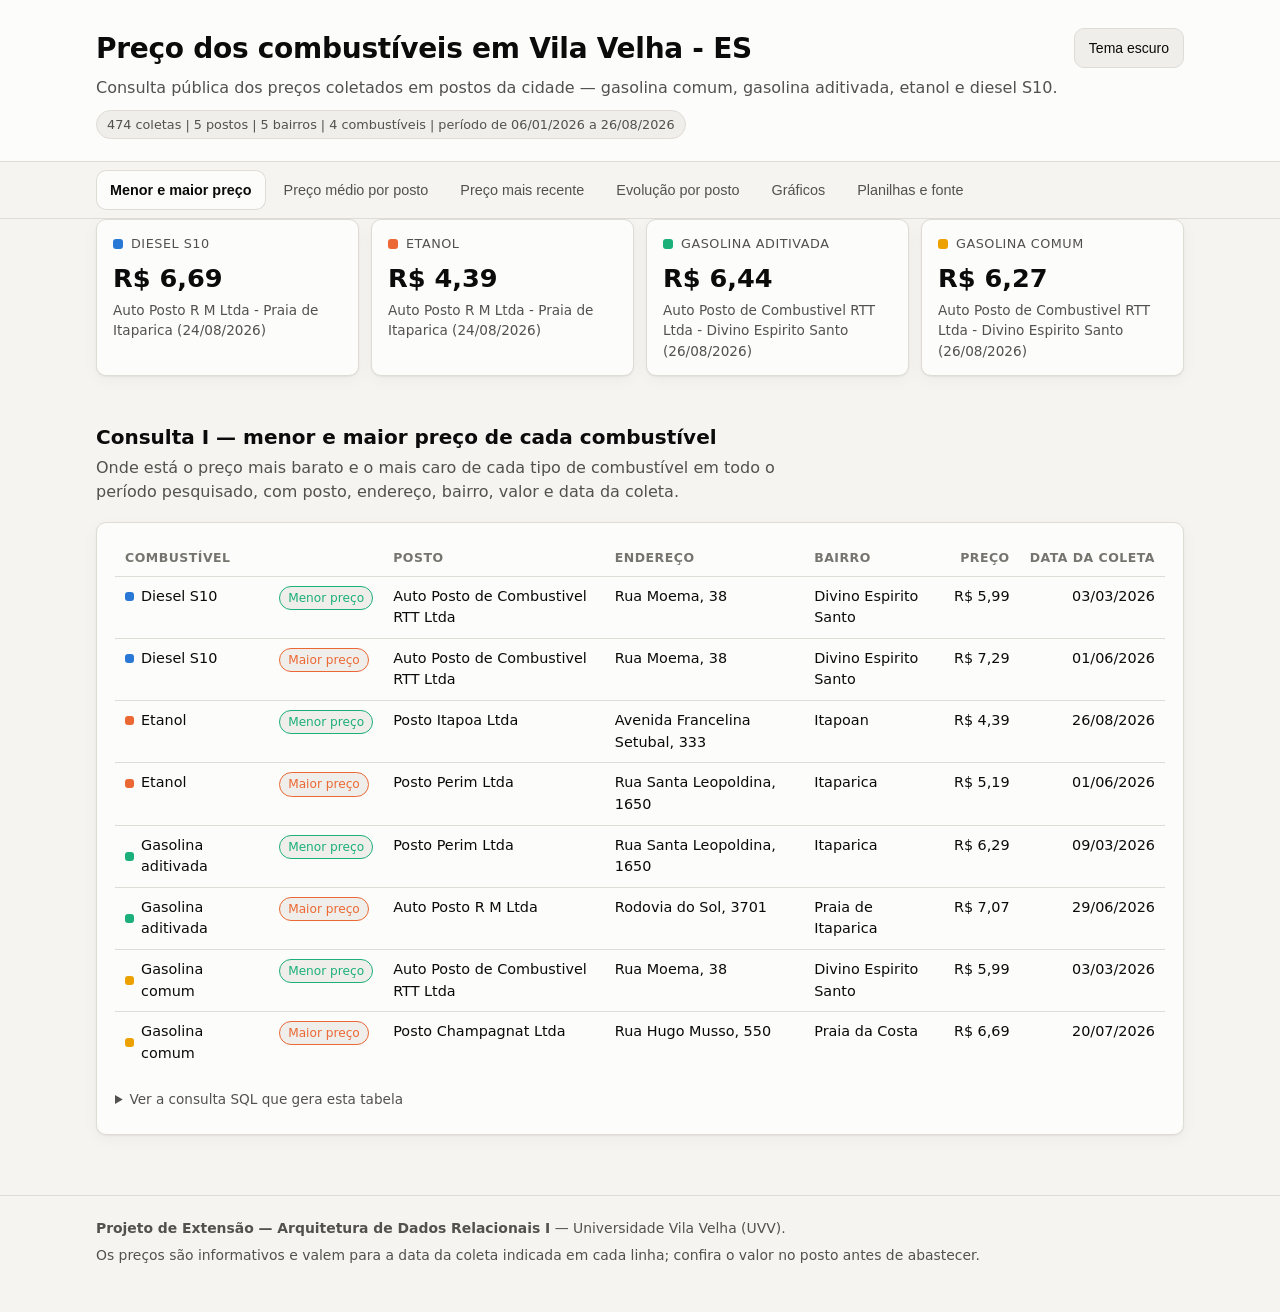
<file: arquitetura-de-dados-relacionais-i/projeto-combustiveis/aop3/site/index.html>
<!doctype html>
<html lang="pt-BR">
<head>
<meta charset="utf-8">
<meta name="viewport" content="width=device-width, initial-scale=1">
<title>Preço dos Combustíveis em Vila Velha/ES</title>
<meta name="description" content="Consulta pública dos preços de gasolina comum, gasolina aditivada, etanol e diesel S10 coletados em postos de Vila Velha/ES. Projeto de Extensão - Arquitetura de Dados Relacionais I (UVV).">
<link rel="icon" href="data:image/svg+xml,<svg xmlns='http://www.w3.org/2000/svg' viewBox='0 0 100 100'><text y='.9em' font-size='90'>⛽</text></svg>">
<link rel="stylesheet" href="css/estilo.css">
</head>
<body>

<header class="topo">
  <div class="container">
    <div class="linha">
      <div>
        <h1>Preço dos combustíveis em <span id="cidade">Vila Velha - ES</span></h1>
        <p class="sub">Consulta pública dos preços coletados em postos da cidade — gasolina comum, gasolina aditivada, etanol e diesel S10.</p>
        <span class="selo" id="resumo"></span>
      </div>
      <button class="tema" id="alternar-tema" type="button">Tema escuro</button>
    </div>

    <div class="aviso" id="aviso" hidden>
      <strong>Dados de demonstração</strong>
      Os preços exibidos ainda são um conjunto provisório, usado para validar o site.
      Antes da divulgação à comunidade, substitua <code>dados/coletas.csv</code> pelos preços
      realmente coletados (ou pela série histórica da ANP) e regere a página — nenhum outro
      arquivo precisa ser alterado.
    </div>
  </div>
</header>

<nav class="abas" aria-label="Seções do site">
  <ul>
    <li><button type="button" data-painel="painel-1" aria-selected="true">Menor e maior preço</button></li>
    <li><button type="button" data-painel="painel-2" aria-selected="false">Preço médio por posto</button></li>
    <li><button type="button" data-painel="painel-3" aria-selected="false">Preço mais recente</button></li>
    <li><button type="button" data-painel="painel-4" aria-selected="false">Evolução por posto</button></li>
    <li><button type="button" data-painel="painel-5" aria-selected="false">Gráficos</button></li>
    <li><button type="button" data-painel="painel-6" aria-selected="false">Planilhas e fonte</button></li>
  </ul>
</nav>

<main class="container">

  <div class="destaques" id="destaques" aria-label="Menor preço de cada combustível na coleta mais recente"></div>

  <!-- Consulta I -->
  <section class="painel" id="painel-1">
    <h2>Consulta I — menor e maior preço de cada combustível</h2>
    <p class="descricao">Onde está o preço mais barato e o mais caro de cada tipo de combustível em todo o período pesquisado, com posto, endereço, bairro, valor e data da coleta.</p>
    <div class="cartao">
      <div id="tabela-1"></div>
      <details class="sql">
        <summary>Ver a consulta SQL que gera esta tabela</summary>
        <pre>WITH precos AS (
    SELECT cb.nome AS combustivel, p.nome AS posto, p.endereco, b.nome AS bairro,
           c.preco, c.data_coleta,
           RANK() OVER (PARTITION BY c.id_combustivel ORDER BY c.preco ASC,  c.data_coleta DESC) AS pos_menor,
           RANK() OVER (PARTITION BY c.id_combustivel ORDER BY c.preco DESC, c.data_coleta DESC) AS pos_maior
      FROM coleta c
      JOIN posto p        ON p.id_posto        = c.id_posto
      JOIN bairro b       ON b.id_bairro       = p.id_bairro
      JOIN combustivel cb ON cb.id_combustivel = c.id_combustivel
)
SELECT combustivel,
       CASE WHEN pos_menor = 1 THEN 'Menor preco' ELSE 'Maior preco' END AS tipo,
       posto, endereco, bairro, preco, data_coleta
  FROM precos
 WHERE pos_menor = 1 OR pos_maior = 1
 ORDER BY combustivel, tipo DESC, preco;</pre>
      </details>
    </div>
  </section>

  <!-- Consulta II -->
  <section class="painel" id="painel-2" hidden>
    <h2>Consulta II — preço médio e número de amostras</h2>
    <p class="descricao">Preço médio de cada combustível em cada posto e quantas coletas sustentam essa média.</p>
    <div class="filtros">
      <div class="campo">
        <label for="f2-combustivel">Combustível</label>
        <select id="f2-combustivel"></select>
      </div>
      <div class="campo">
        <label for="f2-bairro">Bairro</label>
        <select id="f2-bairro"></select>
      </div>
    </div>
    <div class="cartao">
      <div id="tabela-2"></div>
      <details class="sql">
        <summary>Ver a consulta SQL que gera esta tabela</summary>
        <pre>SELECT p.nome AS posto, b.nome AS bairro, cb.nome AS combustivel,
       ROUND(AVG(c.preco), 3) AS preco_medio, COUNT(*) AS qtd_amostras
  FROM coleta c
  JOIN posto p        ON p.id_posto        = c.id_posto
  JOIN bairro b       ON b.id_bairro       = p.id_bairro
  JOIN combustivel cb ON cb.id_combustivel = c.id_combustivel
 GROUP BY p.nome, b.nome, cb.nome
 ORDER BY cb.nome, preco_medio;</pre>
      </details>
    </div>
  </section>

  <!-- Consulta III -->
  <section class="painel" id="painel-3" hidden>
    <h2>Consulta III — preço mais recente em cada posto</h2>
    <p class="descricao">A última coleta registrada de cada combustível em cada posto: é a tabela para quem quer saber onde abastecer hoje.</p>
    <div class="filtros">
      <div class="campo">
        <label for="f3-combustivel">Combustível</label>
        <select id="f3-combustivel"></select>
      </div>
      <div class="campo">
        <label for="f3-bairro">Bairro</label>
        <select id="f3-bairro"></select>
      </div>
    </div>
    <div class="cartao">
      <div id="tabela-3"></div>
      <details class="sql">
        <summary>Ver a consulta SQL que gera esta tabela</summary>
        <pre>WITH ultima AS (
    SELECT c.*, ROW_NUMBER() OVER (PARTITION BY c.id_posto, c.id_combustivel
                                   ORDER BY c.data_coleta DESC, c.id_coleta DESC) AS ordem
      FROM coleta c
)
SELECT p.nome AS posto, b.nome AS bairro, cb.nome AS combustivel, u.preco, u.data_coleta
  FROM ultima u
  JOIN posto p        ON p.id_posto        = u.id_posto
  JOIN bairro b       ON b.id_bairro       = p.id_bairro
  JOIN combustivel cb ON cb.id_combustivel = u.id_combustivel
 WHERE u.ordem = 1
 ORDER BY cb.nome, u.preco;</pre>
      </details>
    </div>
  </section>

  <!-- Consulta IV -->
  <section class="painel" id="painel-4" hidden>
    <h2>Consulta IV — evolução do preço ao longo do tempo</h2>
    <p class="descricao">Escolha um posto e um combustível para ver como o preço se comportou, coleta a coleta.</p>
    <div class="filtros">
      <div class="campo">
        <label for="f4-posto">Posto</label>
        <select id="f4-posto"></select>
      </div>
      <div class="campo">
        <label for="f4-combustivel">Combustível</label>
        <select id="f4-combustivel"></select>
      </div>
    </div>
    <div class="cartao">
      <p class="descricao" id="resumo-4" style="margin-bottom:10px"></p>
      <div id="grafico-4"></div>
    </div>
    <div class="cartao">
      <h3>Coletas usadas no gráfico</h3>
      <div id="tabela-4"></div>
      <details class="sql">
        <summary>Ver a consulta SQL que gera esta tabela</summary>
        <pre>SELECT p.nome AS posto, b.nome AS bairro, cb.nome AS combustivel, c.preco, c.data_coleta
  FROM coleta c
  JOIN posto p        ON p.id_posto        = c.id_posto
  JOIN bairro b       ON b.id_bairro       = p.id_bairro
  JOIN combustivel cb ON cb.id_combustivel = c.id_combustivel
 WHERE p.nome = :posto AND cb.nome = :combustivel
 ORDER BY c.data_coleta;</pre>
      </details>
    </div>
  </section>

  <!-- Gráficos do item II.e -->
  <section class="painel" id="painel-5" hidden>
    <h2>Gráficos de evolução do preço médio</h2>
    <p class="descricao">Os dois gráficos pedidos no item II.e do projeto. Passe o mouse (ou o dedo) sobre a área do gráfico para ver os valores de cada data.</p>

    <div class="cartao">
      <h3>Preço médio de cada combustível na cidade</h3>
      <div class="legenda" id="legenda-geral"></div>
      <div id="grafico-geral"></div>
    </div>

    <h3 style="margin:24px 0 6px">Preço médio de cada combustível em cada posto</h3>
    <div class="legenda" id="legenda-postos"></div>
    <div class="multiplos" id="graficos-postos"></div>
  </section>

  <!-- Planilhas e fonte -->
  <section class="painel" id="painel-6" hidden>
    <h2>Planilhas, dados e como isto foi feito</h2>
    <p class="descricao">Todo o conteúdo do site sai de um único arquivo de coletas, exportado do banco de dados construído na AOP2.</p>
    <div class="cartao">
      <h3>Baixar</h3>
      <ul class="arquivos">
        <li><a href="../planilhas/precos-combustiveis-vila-velha.xlsx" download>Planilha completa (.xlsx)</a>
          <span class="obs">Uma aba por consulta (I a IV), uma aba com todas as coletas e duas abas com os gráficos de evolução do preço médio.</span></li>
        <li><a href="../../dados/coletas.csv" download>Dados brutos das coletas (.csv)</a>
          <span class="obs">Uma linha por coleta: posto, bairro, endereço, bandeira, combustível, data e preço.</span></li>
        <li><a href="../sql/consultas.sql" download>Consultas SQL (.sql)</a>
          <span class="obs">As quatro consultas do item II.d, como rodam no banco de dados.</span></li>
      </ul>
    </div>
    <div class="cartao">
      <h3>Fonte dos dados</h3>
      <p class="descricao" id="fonte"></p>
      <p class="descricao">Última atualização da página: <span id="atualizacao"></span>.</p>
    </div>
  </section>

</main>

<footer class="rodape">
  <div class="container">
    <p><strong>Projeto de Extensão — Arquitetura de Dados Relacionais I</strong> — Universidade Vila Velha (UVV).</p>
    <p>Os preços são informativos e valem para a data da coleta indicada em cada linha; confira o valor no posto antes de abastecer.</p>
  </div>
</footer>

<script src="js/dados.js"></script>
<script src="js/consultas.js"></script>
<script src="js/graficos.js"></script>
<script src="js/app.js"></script>
</body>
</html>
</file>
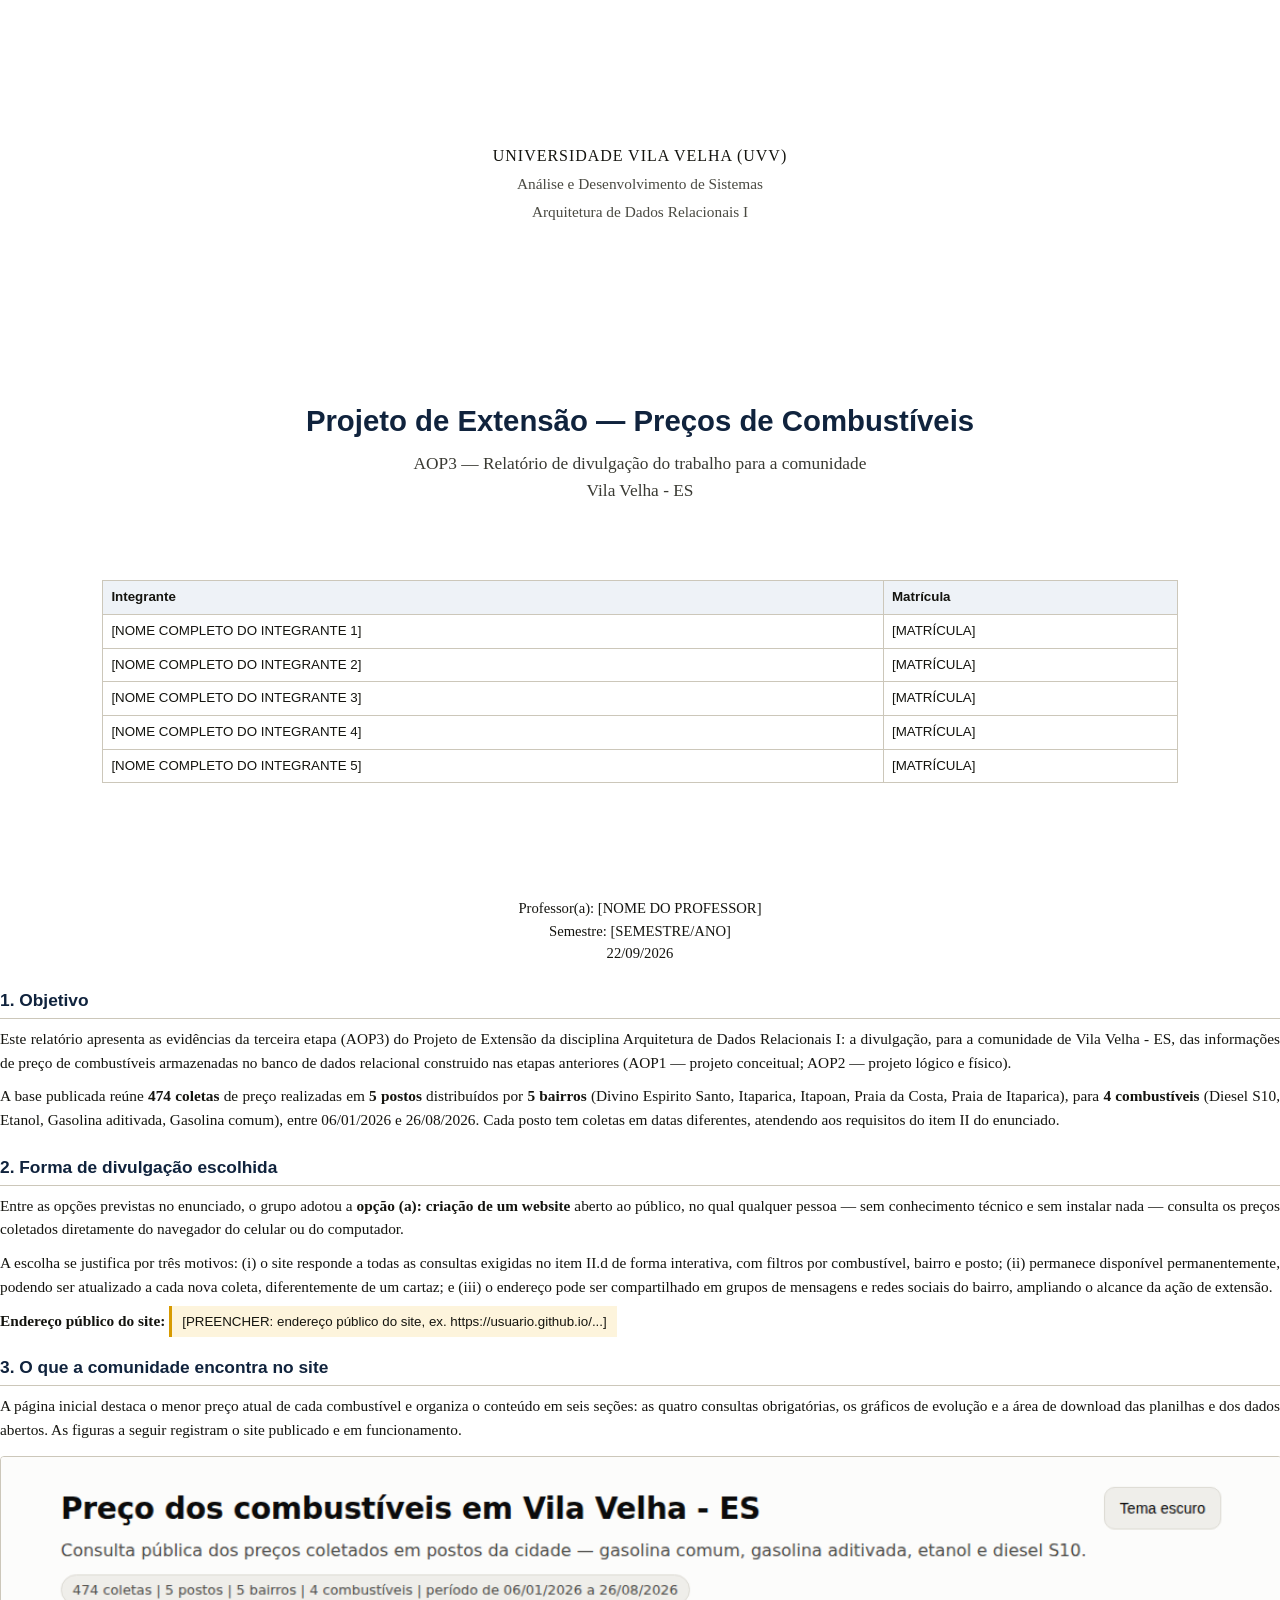
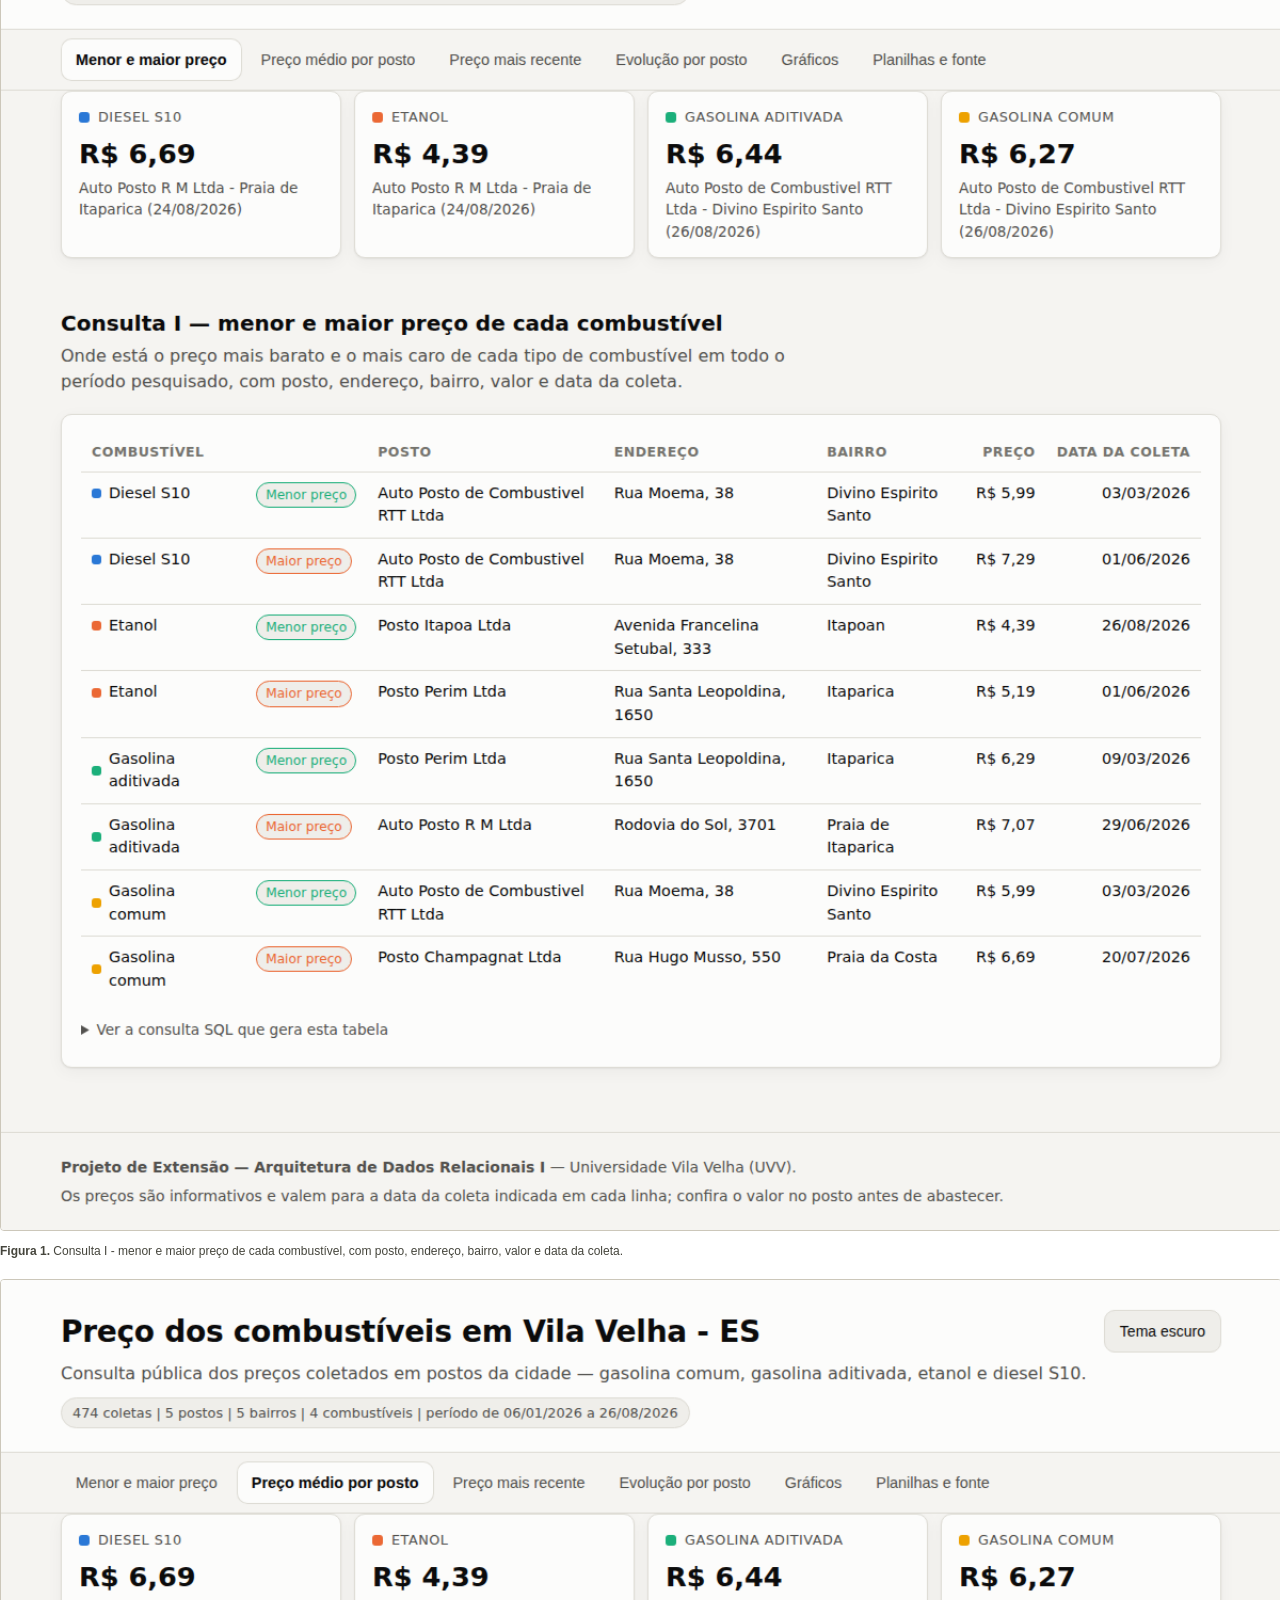
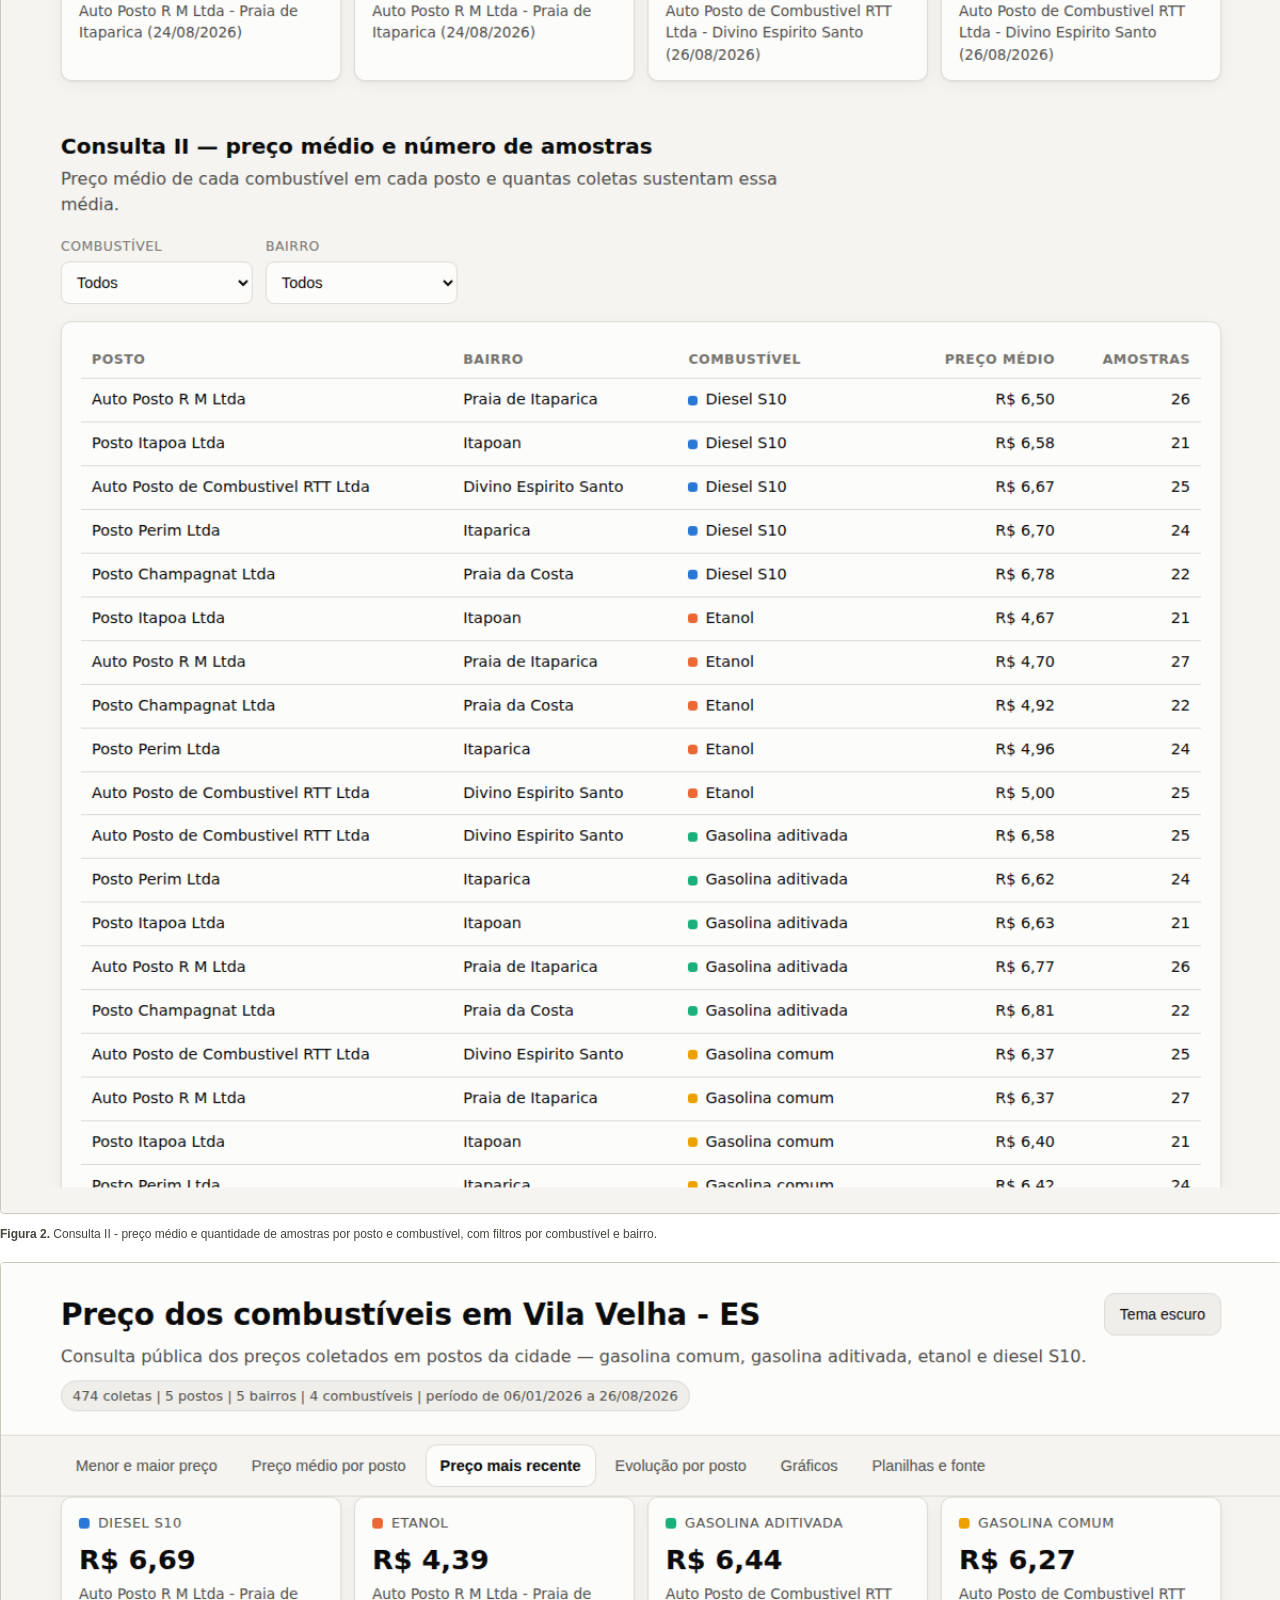
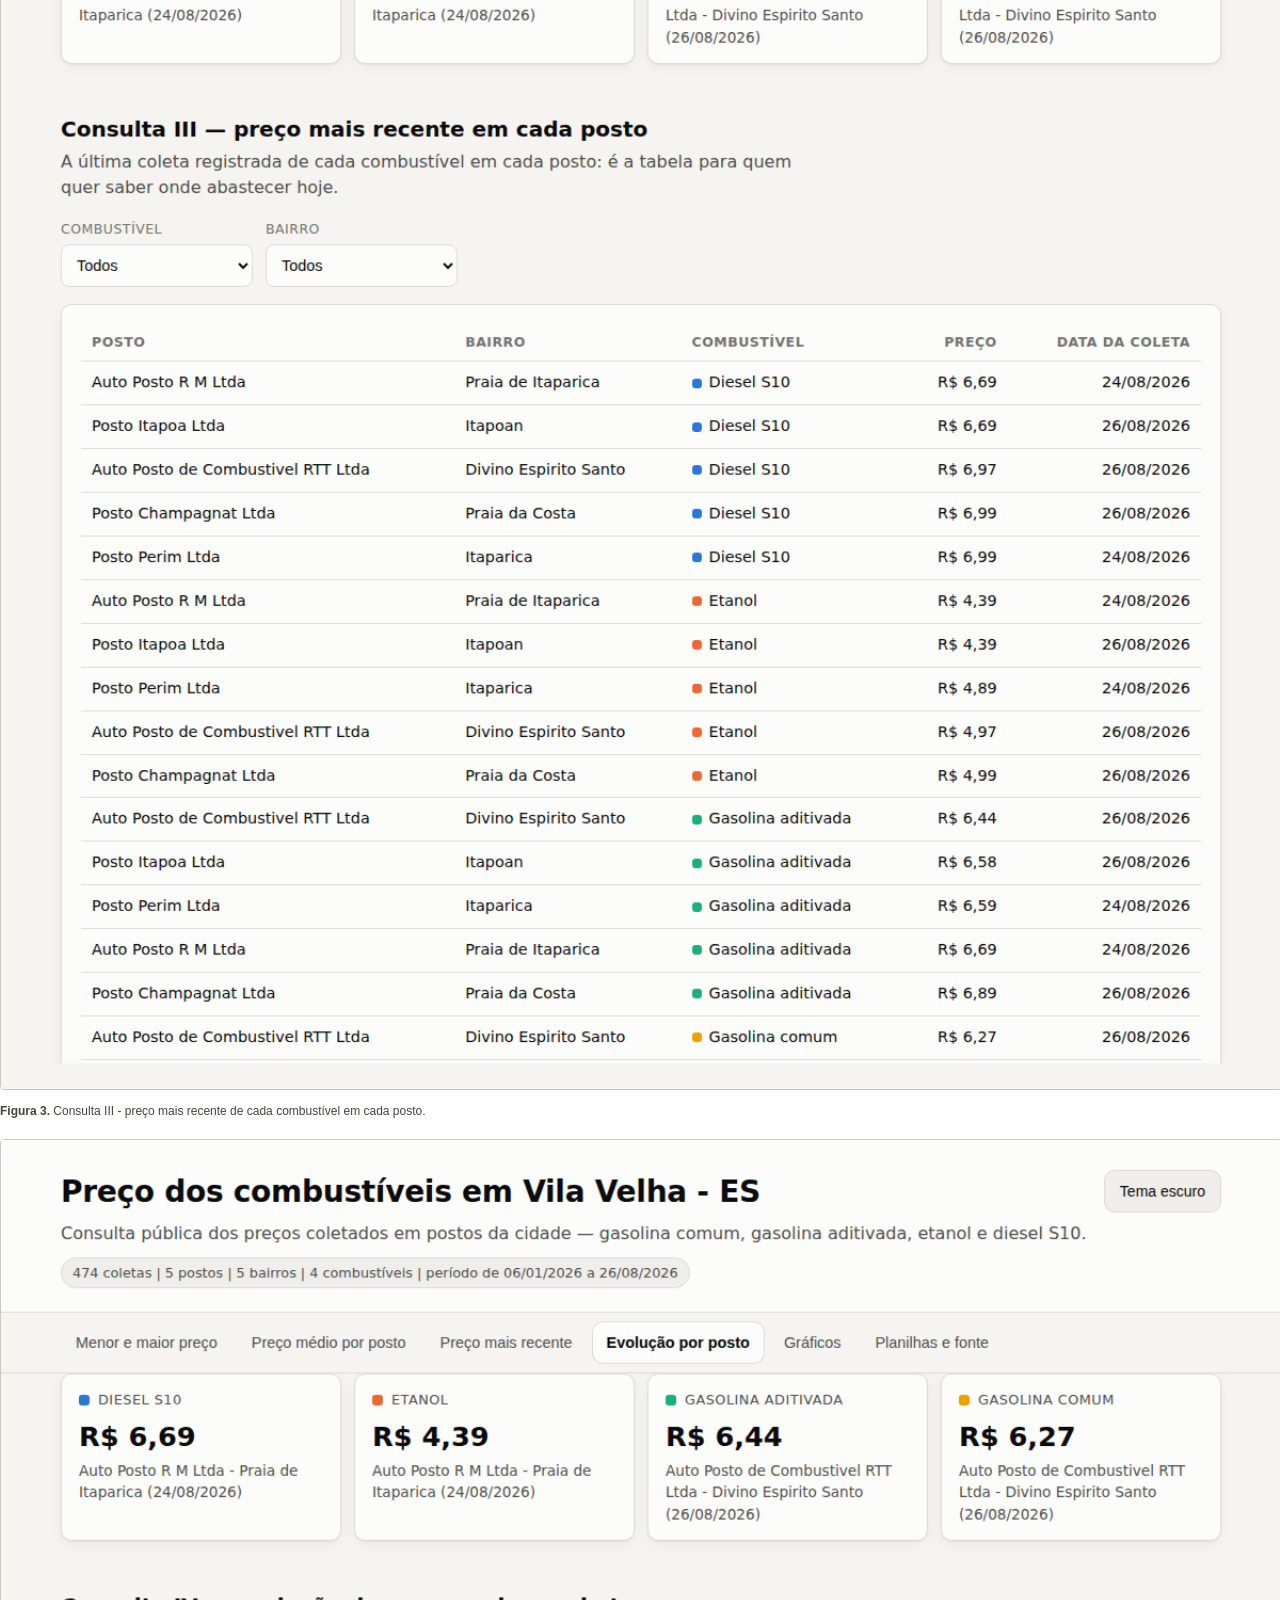
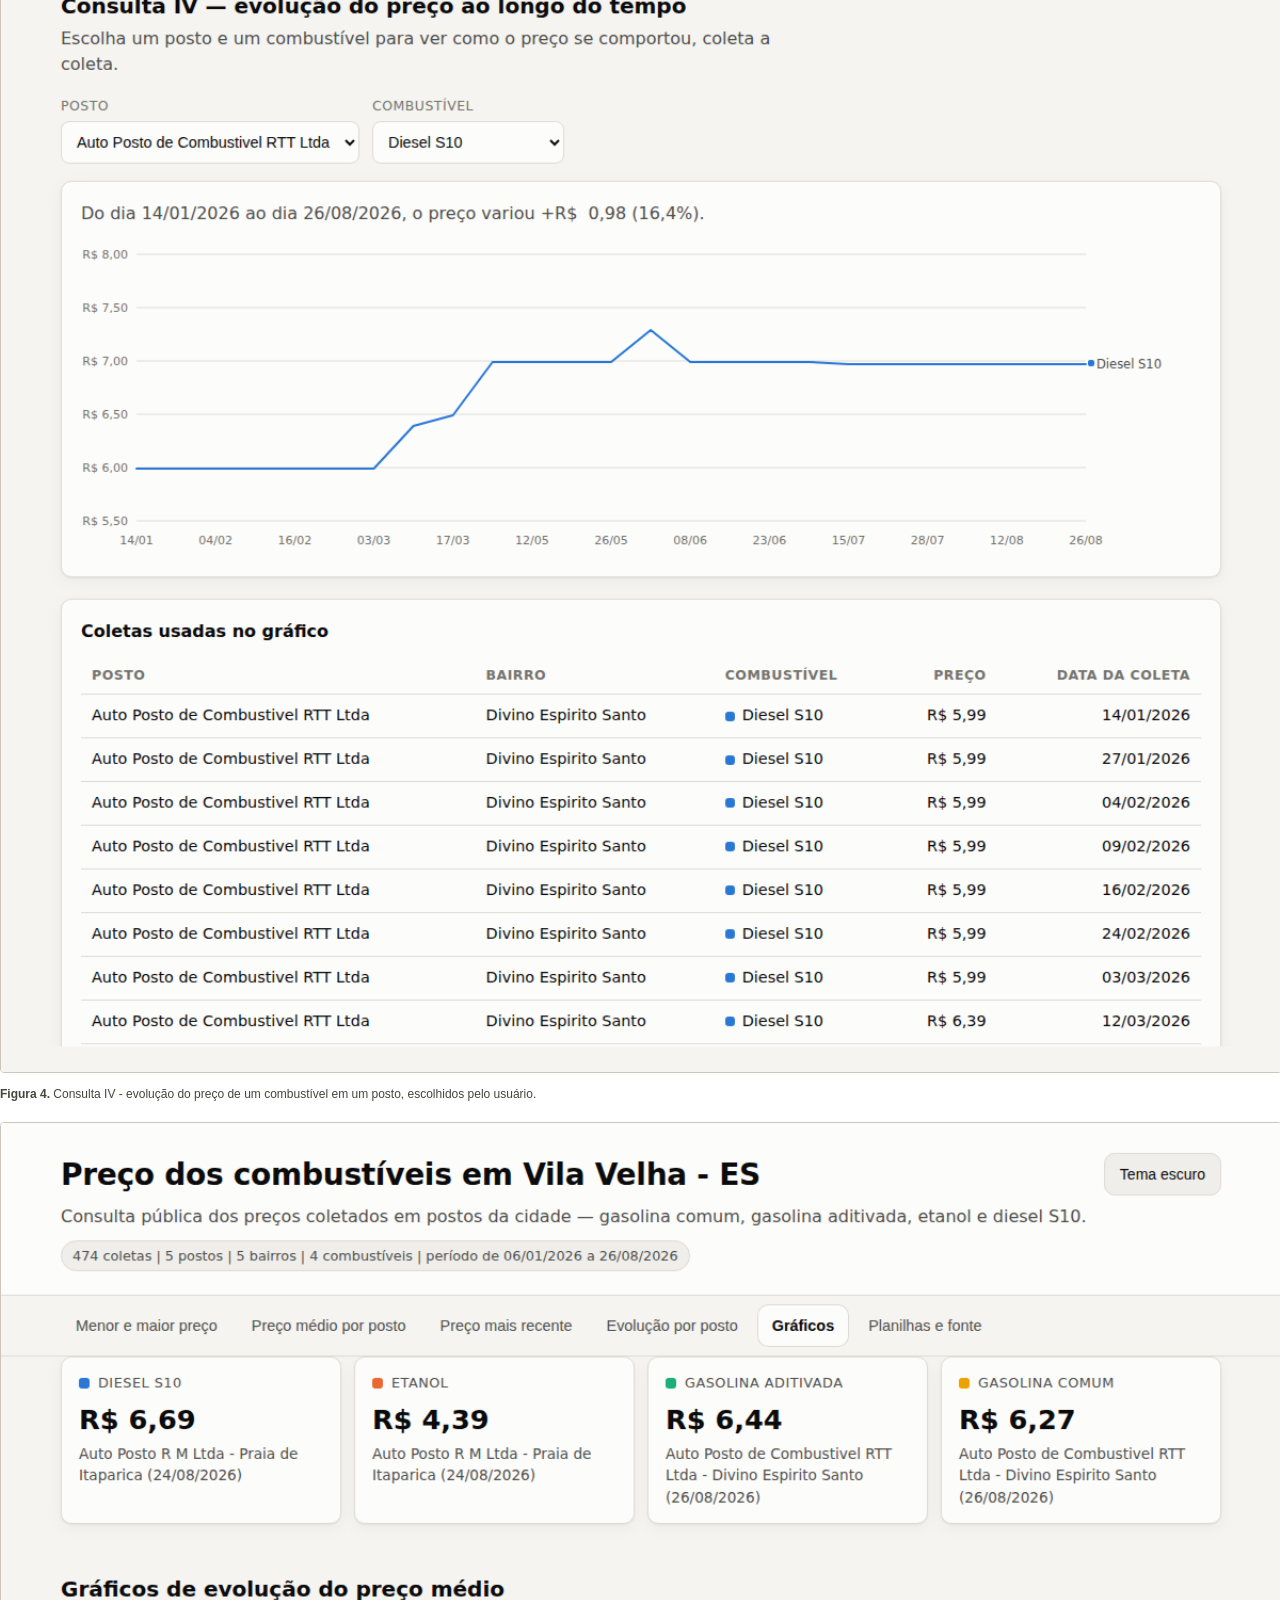
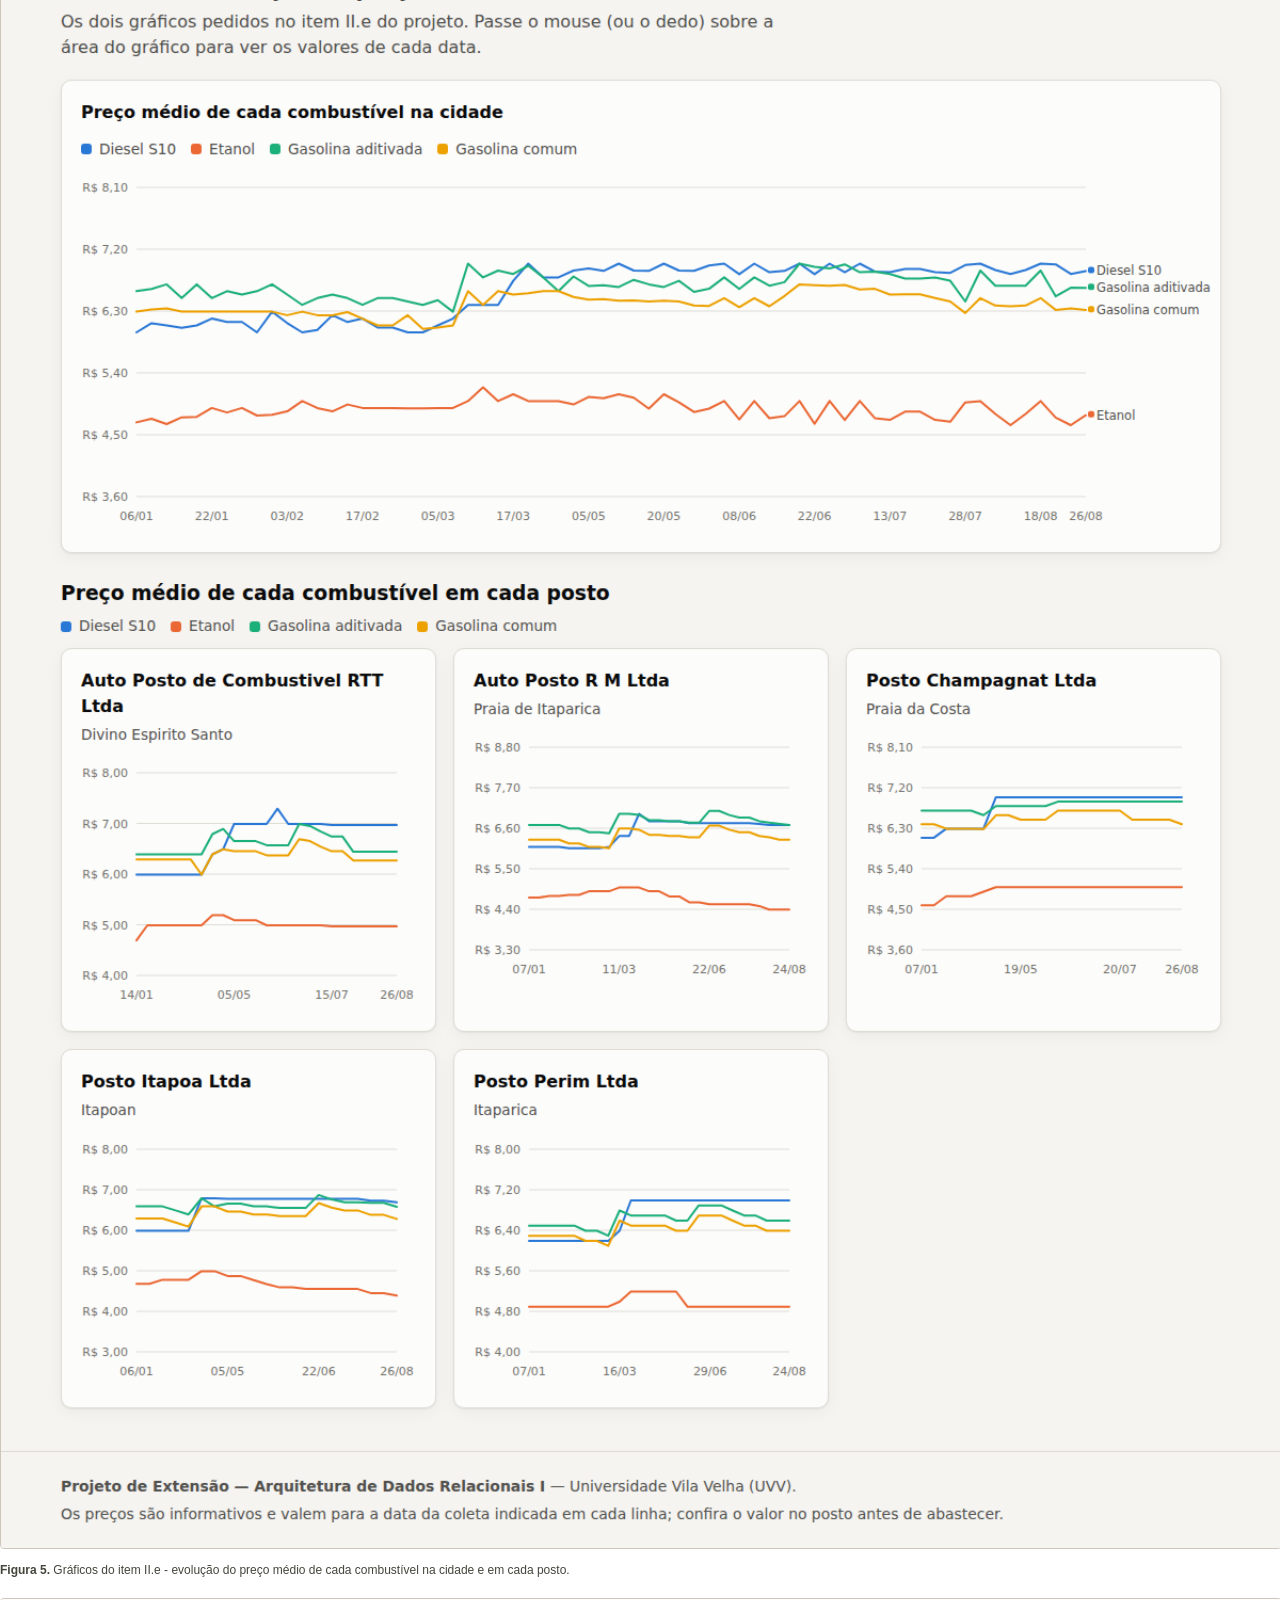
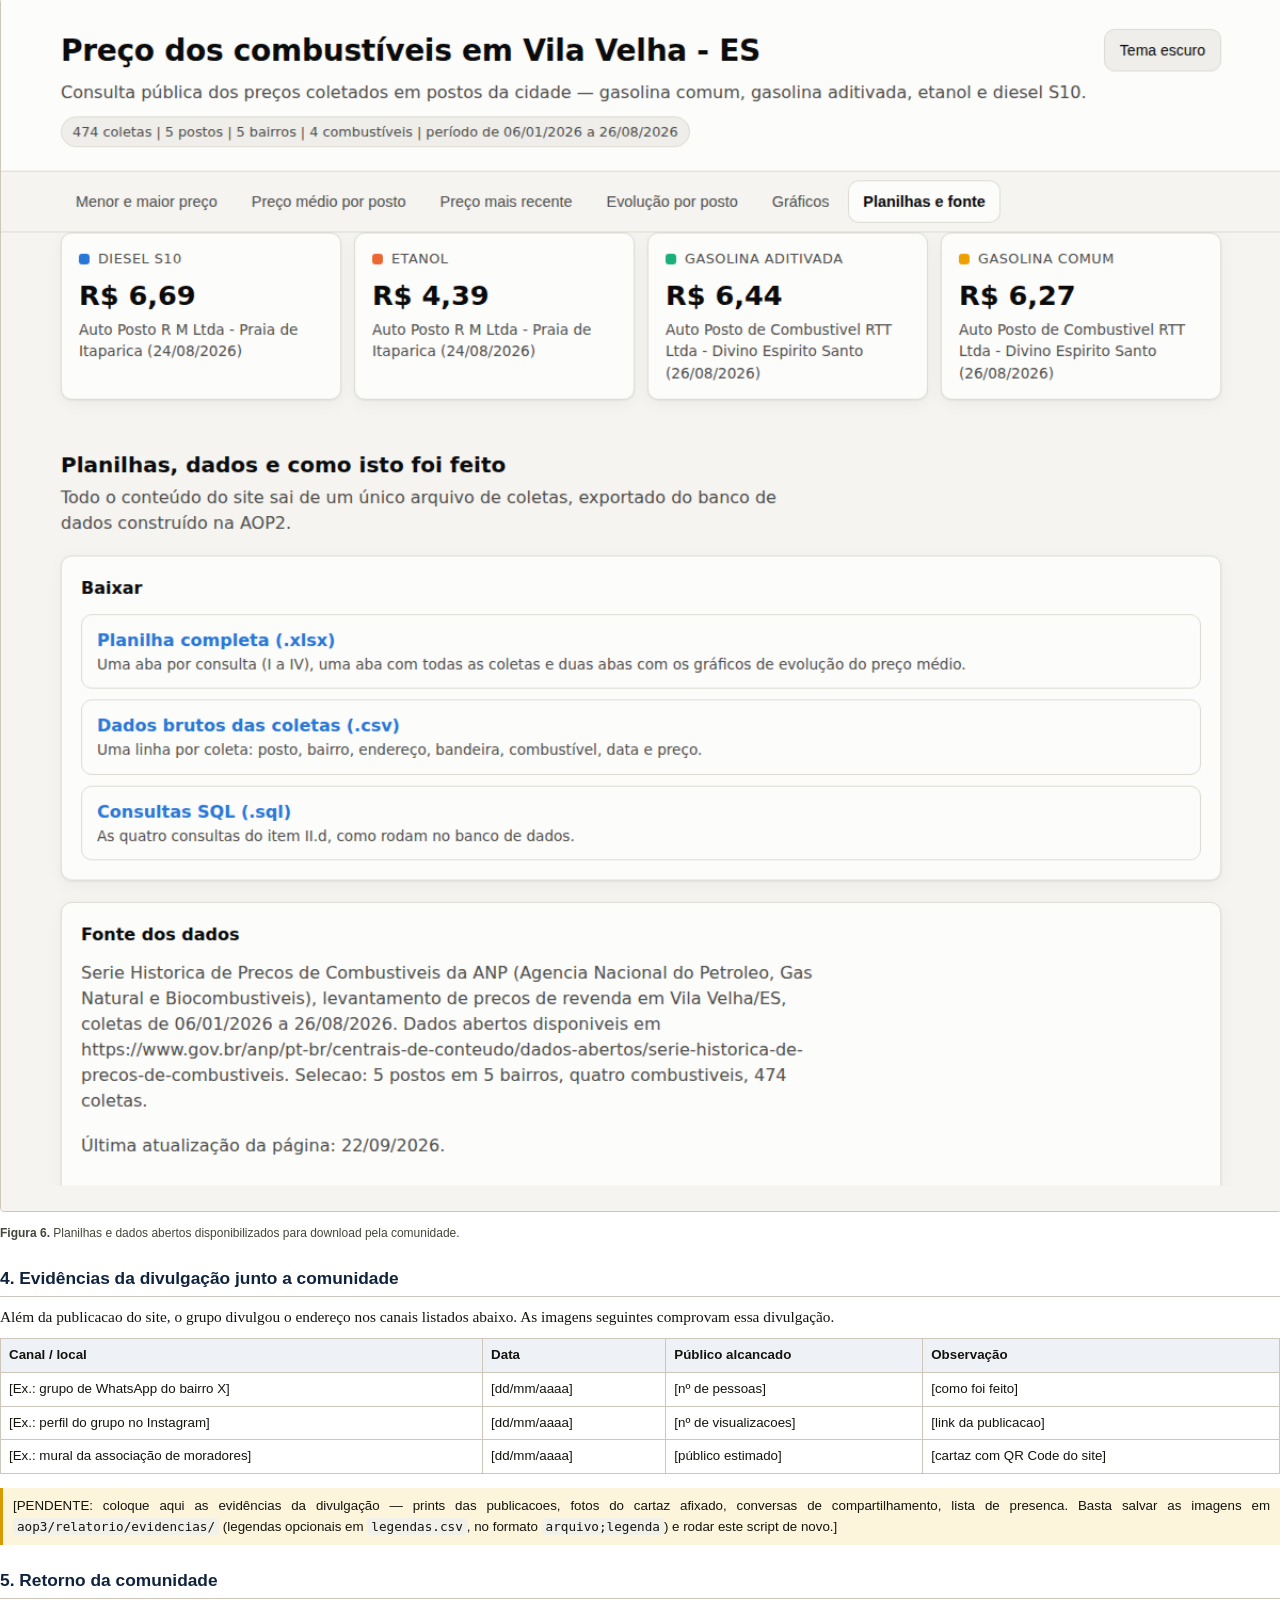
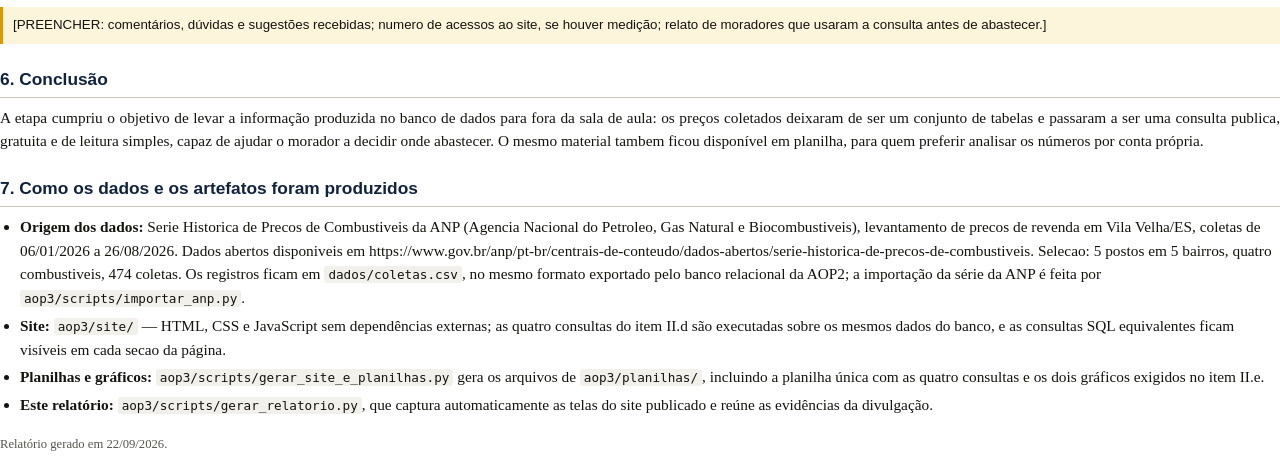
<file: arquitetura-de-dados-relacionais-i/projeto-combustiveis/aop3/relatorio/RELATORIO-AOP3.html>
<!doctype html>
<html lang="pt-BR">
<head>
<meta charset="utf-8">
<title>Relatório AOP3 - Divulgação para a comunidade</title>
<style>
  @page { size: A4; margin: 18mm 16mm; }
  body { font-family: Georgia, "Times New Roman", serif; color: #14140f; font-size: 11.5pt; line-height: 1.55; margin: 0; }
  h1, h2, h3 { font-family: Helvetica, Arial, sans-serif; color: #10233d; }
  h1 { font-size: 20pt; margin: 0 0 6px; }
  h2 { font-size: 13pt; margin: 22px 0 8px; border-bottom: 1px solid #ccc7ba; padding-bottom: 4px; }
  h3 { font-size: 11.5pt; margin: 16px 0 6px; }
  p { margin: 0 0 10px; text-align: justify; }
  .capa { text-align: center; padding: 38mm 0 0; page-break-after: always; }
  .capa .inst { font-size: 12pt; text-transform: uppercase; letter-spacing: .06em; }
  .capa .curso { margin-top: 4px; color: #4a4a42; }
  .capa h1 { margin: 46mm 0 8px; font-size: 22pt; }
  .capa .sub { font-size: 13pt; color: #3a3a33; }
  .capa table { margin: 20mm auto 0; width: 84%; }
  .capa .rodape-capa { margin-top: 30mm; font-size: 11pt; }
  table { width: 100%; border-collapse: collapse; margin: 8px 0 14px; font-family: Helvetica, Arial, sans-serif; font-size: 10pt; }
  th, td { border: 1px solid #ccc7ba; padding: 6px 8px; text-align: left; vertical-align: top; }
  th { background: #eef2f7; }
  figure { margin: 14px 0 18px; page-break-inside: avoid; }
  figure img { width: 100%; border: 1px solid #ccc7ba; border-radius: 4px; }
  figcaption { font-family: Helvetica, Arial, sans-serif; font-size: 9pt; color: #45453c; margin-top: 5px; text-align: left; }
  ul, ol { margin: 0 0 10px; padding-left: 20px; }
  li { margin-bottom: 4px; }
  code { font-family: "DejaVu Sans Mono", Consolas, monospace; font-size: 9.5pt; background: #f1f0eb; padding: 1px 4px; border-radius: 3px; }
  .pendente { background: #fdf4dc; border-left: 3px solid #d79a00; padding: 8px 10px; font-family: Helvetica, Arial, sans-serif; font-size: 10pt; }
  .secao { page-break-before: always; }
</style>
</head>
<body>

<div class="capa">
  <div class="inst">Universidade Vila Velha (UVV)</div>
  <div class="curso">Análise e Desenvolvimento de Sistemas</div>
  <div class="curso">Arquitetura de Dados Relacionais I</div>

  <h1>Projeto de Extensão — Preços de Combustíveis</h1>
  <div class="sub">AOP3 — Relatório de divulgação do trabalho para a comunidade</div>
  <div class="sub">Vila Velha - ES</div>

  <table>
    <thead><tr><th>Integrante</th><th>Matrícula</th></tr></thead>
    <tbody><tr><td>[NOME COMPLETO DO INTEGRANTE 1]</td><td>[MATRÍCULA]</td></tr><tr><td>[NOME COMPLETO DO INTEGRANTE 2]</td><td>[MATRÍCULA]</td></tr><tr><td>[NOME COMPLETO DO INTEGRANTE 3]</td><td>[MATRÍCULA]</td></tr><tr><td>[NOME COMPLETO DO INTEGRANTE 4]</td><td>[MATRÍCULA]</td></tr><tr><td>[NOME COMPLETO DO INTEGRANTE 5]</td><td>[MATRÍCULA]</td></tr></tbody>
  </table>

  <div class="rodape-capa">
    Professor(a): [NOME DO PROFESSOR]<br>
    Semestre: [SEMESTRE/ANO]<br>
    22/09/2026
  </div>
</div>

<h2>1. Objetivo</h2>
<p>Este relatório apresenta as evidências da terceira etapa (AOP3) do Projeto de Extensão da
disciplina Arquitetura de Dados Relacionais I: a divulgação, para a comunidade de Vila Velha - ES, das
informações de preço de combustíveis armazenadas no banco de dados relacional construido nas
etapas anteriores (AOP1 — projeto conceitual; AOP2 — projeto lógico e físico).</p>
<p>A base publicada reúne <b>474 coletas</b> de preço realizadas em
<b>5 postos</b> distribuídos por <b>5 bairros</b>
(Divino Espirito Santo, Itaparica, Itapoan, Praia da Costa, Praia de Itaparica), para <b>4 combustíveis</b>
(Diesel S10, Etanol, Gasolina aditivada, Gasolina comum), entre 06/01/2026 e 26/08/2026.
Cada posto tem coletas em datas diferentes, atendendo aos requisitos do item II do enunciado.</p>


<h2>2. Forma de divulgação escolhida</h2>
<p>Entre as opções previstas no enunciado, o grupo adotou a <b>opção (a): criação de um website</b>
aberto ao público, no qual qualquer pessoa — sem conhecimento técnico e sem instalar nada — consulta
os preços coletados diretamente do navegador do celular ou do computador.</p>
<p>A escolha se justifica por três motivos: (i) o site responde a todas as consultas exigidas no item
II.d de forma interativa, com filtros por combustível, bairro e posto; (ii) permanece disponível
permanentemente, podendo ser atualizado a cada nova coleta, diferentemente de um cartaz; e (iii)
o endereço pode ser compartilhado em grupos de mensagens e redes sociais do bairro, ampliando o
alcance da ação de extensão.</p>
<p><b>Endereço público do site:</b> <span class="pendente">[PREENCHER: endereço público do site, ex. https://usuario.github.io/...]</span></p>

<h2>3. O que a comunidade encontra no site</h2>
<p>A página inicial destaca o menor preço atual de cada combustível e organiza o conteúdo em seis
seções: as quatro consultas obrigatórias, os gráficos de evolução e a área de download das planilhas
e dos dados abertos. As figuras a seguir registram o site publicado e em funcionamento.</p>
<figure><img src="evidencias/site-consulta-1.png" alt="Consulta I - menor e maior preço de cada combustível, com posto, endereço, bairro, valor e data da coleta."><figcaption><b>Figura 1.</b> Consulta I - menor e maior preço de cada combustível, com posto, endereço, bairro, valor e data da coleta.</figcaption></figure><figure><img src="evidencias/site-consulta-2.png" alt="Consulta II - preço médio e quantidade de amostras por posto e combustível, com filtros por combustível e bairro."><figcaption><b>Figura 2.</b> Consulta II - preço médio e quantidade de amostras por posto e combustível, com filtros por combustível e bairro.</figcaption></figure><figure><img src="evidencias/site-consulta-3.png" alt="Consulta III - preço mais recente de cada combustível em cada posto."><figcaption><b>Figura 3.</b> Consulta III - preço mais recente de cada combustível em cada posto.</figcaption></figure><figure><img src="evidencias/site-consulta-4.png" alt="Consulta IV - evolução do preço de um combustível em um posto, escolhidos pelo usuário."><figcaption><b>Figura 4.</b> Consulta IV - evolução do preço de um combustível em um posto, escolhidos pelo usuário.</figcaption></figure><figure><img src="evidencias/site-graficos.png" alt="Gráficos do item II.e - evolução do preço médio de cada combustível na cidade e em cada posto."><figcaption><b>Figura 5.</b> Gráficos do item II.e - evolução do preço médio de cada combustível na cidade e em cada posto.</figcaption></figure><figure><img src="evidencias/site-planilhas.png" alt="Planilhas e dados abertos disponibilizados para download pela comunidade."><figcaption><b>Figura 6.</b> Planilhas e dados abertos disponibilizados para download pela comunidade.</figcaption></figure>

<h2 class="secao">4. Evidências da divulgação junto a comunidade</h2>
<p>Além da publicacao do site, o grupo divulgou o endereço nos canais listados abaixo. As imagens
seguintes comprovam essa divulgação.</p>
<table>
  <thead><tr><th>Canal / local</th><th>Data</th><th>Público alcancado</th><th>Observação</th></tr></thead>
  <tbody><tr><td>[Ex.: grupo de WhatsApp do bairro X]</td><td>[dd/mm/aaaa]</td><td>[nº de pessoas]</td><td>[como foi feito]</td></tr><tr><td>[Ex.: perfil do grupo no Instagram]</td><td>[dd/mm/aaaa]</td><td>[nº de visualizacoes]</td><td>[link da publicacao]</td></tr><tr><td>[Ex.: mural da associação de moradores]</td><td>[dd/mm/aaaa]</td><td>[público estimado]</td><td>[cartaz com QR Code do site]</td></tr></tbody>
</table>
<p class="pendente">[PENDENTE: coloque aqui as evidências da divulgação — prints das publicacoes, fotos do cartaz afixado, conversas de compartilhamento, lista de presenca. Basta salvar as imagens em <code>aop3/relatorio/evidencias/</code> (legendas opcionais em <code>legendas.csv</code>, no formato <code>arquivo;legenda</code>) e rodar este script de novo.]</p>

<h2>5. Retorno da comunidade</h2>
<p class="pendente">[PREENCHER: comentários, dúvidas e sugestões recebidas; numero de acessos ao
site, se houver medição; relato de moradores que usaram a consulta antes de abastecer.]</p>

<h2>6. Conclusão</h2>
<p>A etapa cumpriu o objetivo de levar a informação produzida no banco de dados para fora da sala de
aula: os preços coletados deixaram de ser um conjunto de tabelas e passaram a ser uma consulta
publica, gratuita e de leitura simples, capaz de ajudar o morador a decidir onde abastecer. O mesmo
material tambem ficou disponível em planilha, para quem preferir analisar os números por conta
própria.</p>

<h2>7. Como os dados e os artefatos foram produzidos</h2>
<ul>
  <li><b>Origem dos dados:</b> Serie Historica de Precos de Combustiveis da ANP (Agencia Nacional do Petroleo, Gas Natural e Biocombustiveis), levantamento de precos de revenda em Vila Velha/ES, coletas de 06/01/2026 a 26/08/2026. Dados abertos disponiveis em https://www.gov.br/anp/pt-br/centrais-de-conteudo/dados-abertos/serie-historica-de-precos-de-combustiveis. Selecao: 5 postos em 5 bairros, quatro combustiveis, 474 coletas. Os registros ficam em
      <code>dados/coletas.csv</code>, no mesmo formato exportado pelo banco relacional da AOP2;
      a importação da série da ANP é feita por <code>aop3/scripts/importar_anp.py</code>.</li>
  <li><b>Site:</b> <code>aop3/site/</code> — HTML, CSS e JavaScript sem dependências externas; as quatro
      consultas do item II.d são executadas sobre os mesmos dados do banco, e as consultas SQL
      equivalentes ficam visíveis em cada secao da página.</li>
  <li><b>Planilhas e gráficos:</b> <code>aop3/scripts/gerar_site_e_planilhas.py</code> gera os arquivos de
      <code>aop3/planilhas/</code>, incluindo a planilha única com as quatro consultas e os dois gráficos
      exigidos no item II.e.</li>
  <li><b>Este relatório:</b> <code>aop3/scripts/gerar_relatorio.py</code>, que captura automaticamente as
      telas do site publicado e reúne as evidências da divulgação.</li>
</ul>

<p style="margin-top:18px; font-size:9.5pt; color:#55554c;">Relatório gerado em 22/09/2026.</p>

</body>
</html>
</file>
<file: arquitetura-de-dados-relacionais-i/projeto-combustiveis/aop3/site/css/estilo.css>
/* Preço dos Combustíveis - Vila Velha/ES
   Projeto de Extensão - Arquitetura de Dados Relacionais I */

:root {
  color-scheme: light;
  --surface-0: #f5f4f1;
  --surface-1: #fcfcfb;
  --surface-2: #efeeea;
  --border:    #dedcd5;
  --text-primary:   #0b0b0b;
  --text-secondary: #52514e;
  --text-muted:     #75746e;
  --accent:    #2a78d6;
  --good:      #1baf7a;
  --warn-bg:   #fdf6e3;
  --warn-bd:   #eda100;
  --series-1: #2a78d6; /* Gasolina comum */
  --series-2: #eb6834; /* Gasolina aditivada */
  --series-3: #1baf7a; /* Etanol */
  --series-4: #eda100; /* Diesel S10 */
  --radius: 10px;
  --shadow: 0 1px 2px rgba(11, 11, 11, .06), 0 4px 16px rgba(11, 11, 11, .04);
}

@media (prefers-color-scheme: dark) {
  :root:not([data-theme="light"]) {
    color-scheme: dark;
    --surface-0: #121211;
    --surface-1: #1a1a19;
    --surface-2: #242423;
    --border:    #383835;
    --text-primary:   #ffffff;
    --text-secondary: #c3c2b7;
    --text-muted:     #a3a299;
    --accent:    #3987e5;
    --good:      #199e70;
    --warn-bg:   #2b2515;
    --warn-bd:   #c98500;
    --series-1: #3987e5;
    --series-2: #d95926;
    --series-3: #199e70;
    --series-4: #c98500;
    --shadow: 0 1px 2px rgba(0, 0, 0, .4), 0 4px 16px rgba(0, 0, 0, .3);
  }
}

:root[data-theme="dark"] {
  color-scheme: dark;
  --surface-0: #121211;
  --surface-1: #1a1a19;
  --surface-2: #242423;
  --border:    #383835;
  --text-primary:   #ffffff;
  --text-secondary: #c3c2b7;
  --text-muted:     #a3a299;
  --accent:    #3987e5;
  --good:      #199e70;
  --warn-bg:   #2b2515;
  --warn-bd:   #c98500;
  --series-1: #3987e5;
  --series-2: #d95926;
  --series-3: #199e70;
  --series-4: #c98500;
  --shadow: 0 1px 2px rgba(0, 0, 0, .4), 0 4px 16px rgba(0, 0, 0, .3);
}

* { box-sizing: border-box; }

body {
  margin: 0;
  background: var(--surface-0);
  color: var(--text-primary);
  font-family: system-ui, -apple-system, "Segoe UI", Roboto, Helvetica, Arial, sans-serif;
  font-size: 16px;
  line-height: 1.5;
  -webkit-text-size-adjust: 100%;
}

.container { max-width: 1120px; margin: 0 auto; padding: 0 16px; }

/* ---------- cabeçalho ---------- */
header.topo {
  background: var(--surface-1);
  border-bottom: 1px solid var(--border);
  padding: 28px 0 22px;
}
.topo h1 { margin: 0 0 6px; font-size: 1.75rem; letter-spacing: -.01em; }
.topo p.sub { margin: 0; color: var(--text-secondary); }
.topo .linha { display: flex; gap: 16px; align-items: flex-start; justify-content: space-between; flex-wrap: wrap; }
.selo {
  display: inline-block; margin-top: 10px; padding: 4px 10px;
  background: var(--surface-2); border: 1px solid var(--border); border-radius: 999px;
  font-size: .8rem; color: var(--text-secondary);
}
button.tema {
  background: var(--surface-2); color: var(--text-primary);
  border: 1px solid var(--border); border-radius: var(--radius);
  padding: 8px 14px; font-size: .875rem; cursor: pointer; min-height: 40px;
}
button.tema:hover { border-color: var(--accent); }

/* ---------- aviso de dados provisórios ---------- */
.aviso {
  margin: 18px 0 0; padding: 12px 14px;
  background: var(--warn-bg); border: 1px solid var(--warn-bd);
  border-left-width: 4px; border-radius: var(--radius);
  color: var(--text-primary); font-size: .9rem;
}
.aviso strong { display: block; margin-bottom: 2px; }

/* ---------- navegação ---------- */
nav.abas {
  position: sticky; top: 0; z-index: 20;
  background: var(--surface-0); border-bottom: 1px solid var(--border);
  overflow-x: auto;
}
nav.abas ul { display: flex; gap: 4px; list-style: none; margin: 0; padding: 8px 16px; max-width: 1120px; margin: 0 auto; }
nav.abas button {
  background: none; border: 0; border-radius: var(--radius);
  padding: 9px 14px; font-size: .9rem; color: var(--text-secondary);
  cursor: pointer; white-space: nowrap; min-height: 40px;
}
nav.abas button:hover { background: var(--surface-2); color: var(--text-primary); }
nav.abas button[aria-selected="true"] { background: var(--surface-1); color: var(--text-primary); box-shadow: inset 0 0 0 1px var(--border); font-weight: 600; }

/* ---------- seções ---------- */
section.painel { padding: 26px 0 8px; }
section.painel[hidden] { display: none; }
.painel h2 { margin: 0 0 4px; font-size: 1.25rem; }
.painel p.descricao { margin: 0 0 18px; color: var(--text-secondary); max-width: 68ch; }

.cartao {
  background: var(--surface-1); border: 1px solid var(--border);
  border-radius: var(--radius); box-shadow: var(--shadow);
  padding: 18px; margin-bottom: 20px;
}
.cartao > h3 { margin: 0 0 12px; font-size: 1rem; }

/* ---------- filtros ---------- */
.filtros { display: flex; flex-wrap: wrap; gap: 12px; align-items: flex-end; margin-bottom: 16px; }
.campo { display: flex; flex-direction: column; gap: 4px; }
.campo label { font-size: .78rem; text-transform: uppercase; letter-spacing: .04em; color: var(--text-muted); }
.campo select, .campo input {
  background: var(--surface-1); color: var(--text-primary);
  border: 1px solid var(--border); border-radius: 8px;
  padding: 8px 10px; font-size: .9rem; min-height: 40px; min-width: 180px;
}
.campo select:focus-visible, .campo input:focus-visible, button:focus-visible {
  outline: 2px solid var(--accent); outline-offset: 2px;
}

/* ---------- destaques ---------- */
.destaques { display: grid; grid-template-columns: repeat(auto-fit, minmax(220px, 1fr)); gap: 12px; margin-bottom: 20px; }
.tile { background: var(--surface-1); border: 1px solid var(--border); border-radius: var(--radius); padding: 14px 16px; box-shadow: var(--shadow); }
.tile .rotulo { display: flex; align-items: center; gap: 8px; font-size: .8rem; color: var(--text-secondary); text-transform: uppercase; letter-spacing: .04em; }
.tile .ponto { width: 10px; height: 10px; border-radius: 3px; flex: none; }
.tile .valor { font-size: 1.6rem; font-weight: 650; margin: 6px 0 2px; font-variant-numeric: tabular-nums; }
.tile .onde { font-size: .85rem; color: var(--text-secondary); }

/* ---------- tabelas ---------- */
.tabela-rolagem { overflow-x: auto; }
table { width: 100%; border-collapse: collapse; font-size: .9rem; }
thead th {
  text-align: left; font-size: .78rem; text-transform: uppercase; letter-spacing: .04em;
  color: var(--text-muted); font-weight: 600;
  padding: 8px 10px; border-bottom: 1px solid var(--border); white-space: nowrap;
}
tbody td { padding: 9px 10px; border-bottom: 1px solid var(--border); vertical-align: top; }
tbody tr:last-child td { border-bottom: 0; }
tbody tr:hover { background: var(--surface-2); }
td.num, th.num { text-align: right; font-variant-numeric: tabular-nums; white-space: nowrap; }
.marca { display: inline-flex; align-items: center; gap: 7px; }
.marca .ponto { width: 9px; height: 9px; border-radius: 3px; flex: none; }
.etiqueta { display: inline-block; padding: 2px 8px; border-radius: 999px; font-size: .76rem; border: 1px solid var(--border); background: var(--surface-2); color: var(--text-secondary); white-space: nowrap; }
.etiqueta.menor { border-color: var(--good); color: var(--good); }
.etiqueta.maior { border-color: var(--series-2); color: var(--series-2); }

/* ---------- gráficos ---------- */
.grafico { position: relative; }
.grafico svg { display: block; width: 100%; height: auto; overflow: visible; }
.legenda { display: flex; flex-wrap: wrap; gap: 14px; margin: 2px 0 10px; font-size: .85rem; color: var(--text-secondary); }
.legenda span.item { display: inline-flex; align-items: center; gap: 7px; }
.legenda .ponto { width: 10px; height: 10px; border-radius: 3px; }
.dica {
  position: absolute; pointer-events: none; opacity: 0; transition: opacity .1s;
  background: var(--surface-1); border: 1px solid var(--border); border-radius: 8px;
  box-shadow: var(--shadow); padding: 8px 10px; font-size: .82rem; z-index: 10; min-width: 150px;
}
.dica .dica-data { color: var(--text-muted); margin-bottom: 4px; font-size: .78rem; }
.dica ul { list-style: none; margin: 0; padding: 0; }
.dica li { display: flex; align-items: center; gap: 7px; justify-content: space-between; }
.dica li .nome { display: inline-flex; align-items: center; gap: 6px; }
.dica .ponto { width: 8px; height: 8px; border-radius: 2px; flex: none; }
.dica b { font-variant-numeric: tabular-nums; }
.multiplos { display: grid; grid-template-columns: repeat(auto-fit, minmax(300px, 1fr)); gap: 16px; }
.multiplos .cartao { margin: 0; }

/* ---------- downloads / rodapé ---------- */
ul.arquivos { list-style: none; margin: 0; padding: 0; display: grid; gap: 10px; }
ul.arquivos a { color: var(--accent); text-decoration: none; font-weight: 600; }
ul.arquivos a:hover { text-decoration: underline; }
ul.arquivos li { padding: 12px 14px; border: 1px solid var(--border); border-radius: var(--radius); background: var(--surface-1); }
ul.arquivos .obs { display: block; color: var(--text-secondary); font-size: .85rem; }
details.sql { margin-top: 10px; }
details.sql summary { cursor: pointer; color: var(--text-secondary); font-size: .85rem; padding: 6px 0; }
details.sql pre {
  background: var(--surface-2); border: 1px solid var(--border); border-radius: 8px;
  padding: 12px; overflow-x: auto; font-size: .8rem; color: var(--text-primary); margin: 6px 0 0;
}
footer.rodape { border-top: 1px solid var(--border); margin-top: 32px; padding: 22px 0 40px; color: var(--text-secondary); font-size: .87rem; }
footer.rodape p { margin: 0 0 6px; }

@media (max-width: 640px) {
  .topo h1 { font-size: 1.4rem; }
  .campo select, .campo input { min-width: 100%; }
  .campo { width: 100%; }
}
</file>
